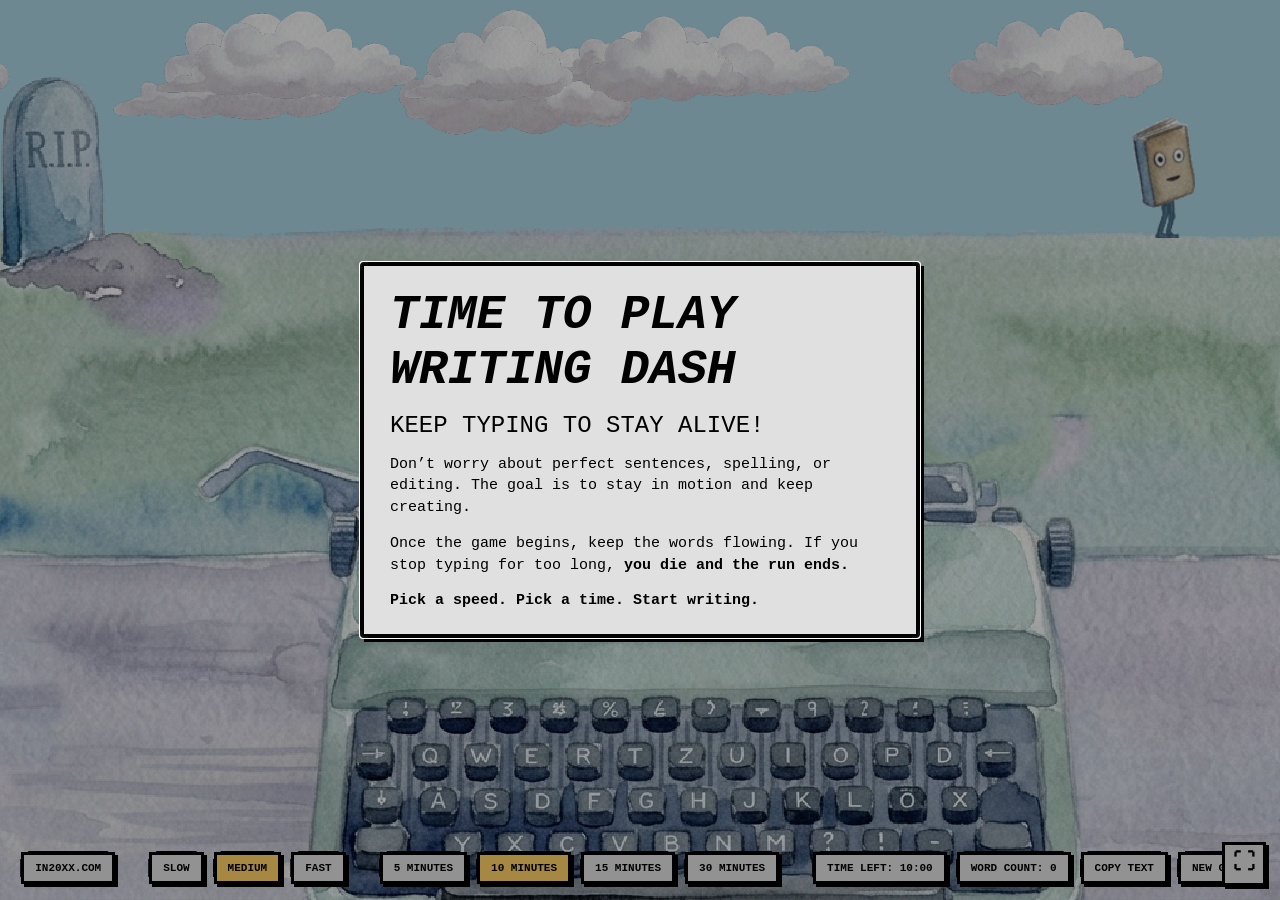
<file: index.html>
<!DOCTYPE html>
<html lang="en">
<head>
    <meta charset="UTF-8">
    <meta name="viewport" content="width=device-width, initial-scale=1.0">
    <title>Writing Dash</title>
    <meta name="description" content="A free browser game where you can train to write and silence the inner critic.">
    <meta property="og:title" content="Writing Dash">
    <meta property="og:description" content="A free browser game where you can train to write and silence the inner critic.">
    <meta property="og:image" content="https://writeordie.in20xx.com/assets/preview.jpg">
    <meta property="og:image:secure_url" content="https://writeordie.in20xx.com/assets/preview.jpg">
    <meta property="og:image:width" content="1200">
    <meta property="og:image:height" content="630">
    <meta property="og:url" content="https://writeordie.in20xx.com">
    <meta property="og:type" content="website">
    <meta name="twitter:card" content="summary_large_image">
    <meta name="twitter:title" content="Writing Dash">
    <meta name="twitter:description" content="A free browser game where you can train to write and silence the inner critic.">
    <meta name="twitter:image" content="https://writeordie.in20xx.com/assets/preview.jpg">
    <link rel="icon" type="image/png" sizes="76x76" href="assets/favicon.png">
    <link rel="stylesheet" href="style.css?v=20260811-popup2">
</head>
<body data-page="index">
    <div id="intro-popup" aria-hidden="true" hidden>
        <div id="intro-popup-panel" role="dialog" aria-modal="true" aria-labelledby="intro-popup-title" tabindex="-1">
            <h2 id="intro-popup-title">Time to play Writing Dash</h2>
            <p class="intro-popup-lede">Keep typing to stay alive!</p>
            <p>Don’t worry about perfect sentences, spelling, or editing. The goal is to stay in motion and keep creating.</p>
            <p>Once the game begins, keep the words flowing. If you stop typing for too long, <strong>you die and the run ends.</strong></p>
            <p><strong>Pick a speed. Pick a time. Start writing.</strong></p>
        </div>
    </div>
    <div id="app-container">
        <div id="game-container">
            <canvas id="skyCanvas"></canvas>
        </div>
        <div id="game-foreground" aria-hidden="true">
            <canvas id="gameCanvas"></canvas>
            <div id="rip-menu-wrapper">
                <img src="assets/RIP.png" id="rip-overlay" alt="" aria-hidden="true">
                <nav id="rip-hover-menu" aria-label="RIP links">
                    <a class="rip-hover-link" id="shareLink" href="#" aria-controls="share-popup" aria-expanded="false">SHARE</a>
                    <a class="rip-hover-link" id="contactLink" href="#" aria-controls="contact-popup" aria-expanded="false">CONTACT</a>
                    <a class="rip-hover-link" href="about.html" target="_blank" rel="noopener noreferrer">ABOUT</a>
                </nav>
            </div>
            <img src="assets/explosion.png" id="explosion-overlay" alt="" aria-hidden="true">
            <img src="assets/rose.png" id="rose-overlay" alt="" aria-hidden="true">
        </div>
        <div id="editor-container">
            <div id="desk-bg" aria-hidden="true"></div>
            <div id="typewriter-wrapper">
                <div id="paper-area">
                    <textarea id="writer" placeholder="Select speed...&#10;Select duration...&#10;Start typing to begin game..." autofocus></textarea>
                </div>
                <img src="assets/typewriter.png" id="typewriter-img" alt="Typewriter">
                <div id="save-confirm-overlay" aria-hidden="true">
                    <div id="save-confirm-box" role="dialog" aria-modal="true" aria-labelledby="saveConfirmPrompt">
                        <p id="saveConfirmPrompt">Save your writing first?</p>
                        <div id="save-confirm-actions">
                            <button class="control-btn" id="saveConfirmYesBtn">Yes</button>
                            <button class="control-btn" id="saveConfirmNoBtn">No</button>
                        </div>
                    </div>
                </div>
                <div id="game-over-overlay" aria-hidden="true">
                    <div id="game-over-box" role="dialog" aria-modal="true" aria-labelledby="gameOverPrompt">
                        <p id="gameOverPrompt">You died! Stretch a bit then try again!</p>
                    </div>
                </div>
                <div id="game-win-overlay" aria-hidden="true">
                    <div id="game-win-box" role="dialog" aria-modal="true" aria-labelledby="gameWinPrompt">
                        <p id="gameWinPrompt">You won! Great job!</p>
                    </div>
                </div>
            </div>
            <div id="control-bar" aria-label="Game controls">
                <button class="control-btn control-gap-after-brand" id="in20xxBtn" title="Brought to you by Cy Porter.&#10;Click to check out his speculative sci-fi.">in20xx.com</button>
                <button class="control-btn speed-btn" data-speed="slow" aria-pressed="false">Slow</button>
                <button class="control-btn speed-btn is-selected" data-speed="medium" aria-pressed="true">Medium</button>
                <button class="control-btn control-gap-after-speed speed-btn" data-speed="fast" aria-pressed="false">Fast</button>
                <button class="control-btn time-btn" data-minutes="5" aria-pressed="false">5 Minutes</button>
                <button class="control-btn time-btn is-selected" data-minutes="10" aria-pressed="true">10 Minutes</button>
                <button class="control-btn time-btn" data-minutes="15" aria-pressed="false">15 Minutes</button>
                <button class="control-btn control-gap-after-time time-btn" data-minutes="30" aria-pressed="false">30 Minutes</button>
                <button class="control-btn" id="clockBtn" aria-live="polite">Time Left: <span id="clockDisplay">10:00</span></button>
                <button class="control-btn" id="wordCountBtn">Word Count: <span id="wordCount">0</span></button>
                <button class="control-btn" id="copyBtn">Copy Text</button>
                <button class="control-btn" id="newGameBtn">New Game</button>
            </div>
            <div id="share-popup" aria-hidden="true">
                <div id="share-popup-panel" role="dialog" aria-modal="true" aria-label="Share Writing Dash">
                    <button id="share-popup-close" type="button" aria-label="Close share menu">X</button>
                    <!-- AddToAny BEGIN -->
                    <div class="a2a_kit a2a_kit_size_32 a2a_default_style" data-a2a-url="https://writeordie.in20xx.com/" data-a2a-title="Writing Dash">
                        <a class="a2a_button_x"></a>
                        <a class="a2a_button_reddit"></a>
                        <a class="a2a_button_facebook"></a>
                        <a class="a2a_button_bluesky"></a>
                        <a class="a2a_button_copy_link"></a>
                    </div>
                    <!-- AddToAny END -->
                </div>
            </div>
            <div id="contact-popup" aria-hidden="true">
                <div id="contact-popup-panel" role="dialog" aria-modal="true" aria-labelledby="contact-popup-title">
                    <button id="contact-popup-close" type="button" aria-label="Close contact form">X</button>
                    <p id="contact-popup-title">Contact</p>
                    <form id="contact-form">
                        <label for="contact-email">Your Email</label>
                        <input id="contact-email" name="senderEmail" type="email" required autocomplete="email">
                        <label for="contact-message">Message</label>
                        <textarea id="contact-message" name="message" required rows="5"></textarea>
                        <button id="contact-send-btn" type="submit">Send</button>
                        <p id="contact-status" aria-live="polite"></p>
                    </form>
                </div>
            </div>
        </div>
        <button id="fullscreen-btn" aria-label="Enter fullscreen mode" title="Fullscreen">⛶</button>
    </div>
    <script>
        var a2a_config = a2a_config || {};
        a2a_config.linkurl = "https://writeordie.in20xx.com/";
        a2a_config.linkname = "Writing Dash";
    </script>
    <script async src="https://static.addtoany.com/menu/page.js"></script>
    <script src="visitor-counter.js"></script>
    <script src="game.js?v=20260811-popup2"></script>
</body>
</html>
</file>
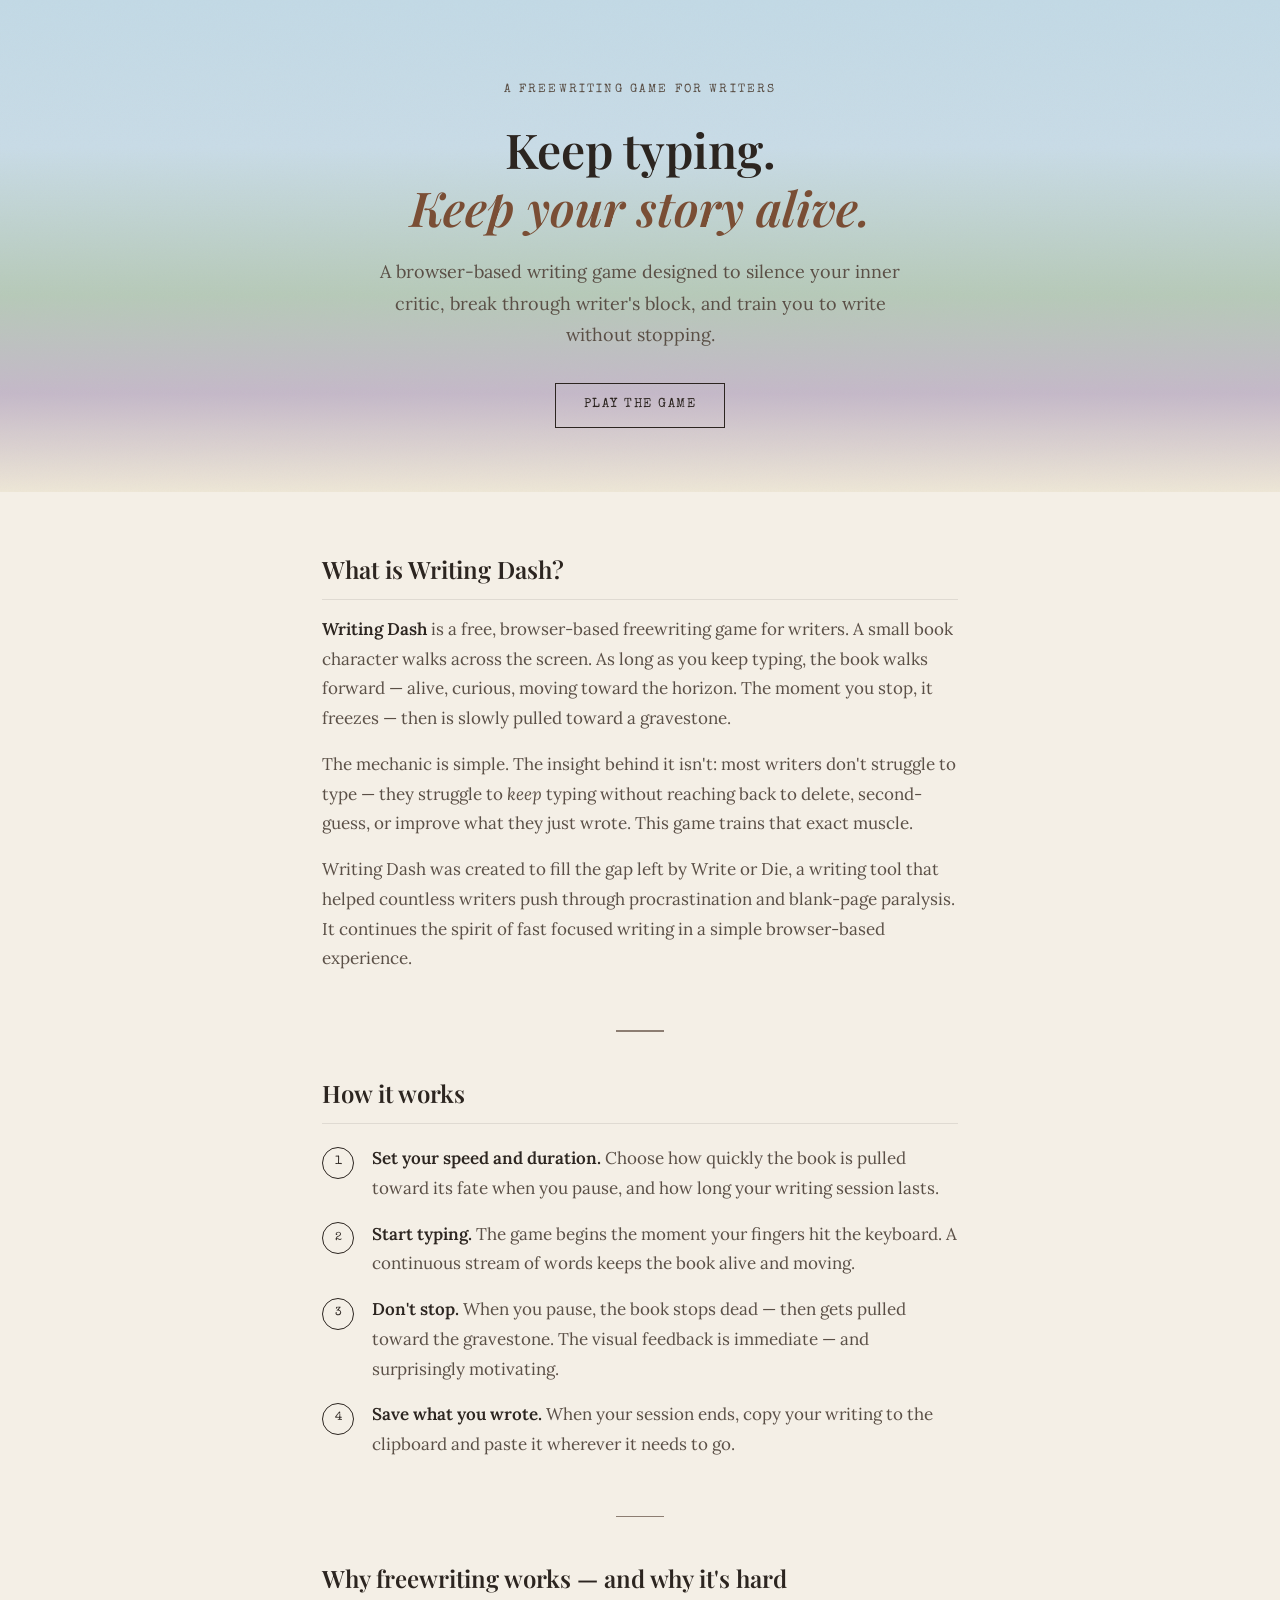
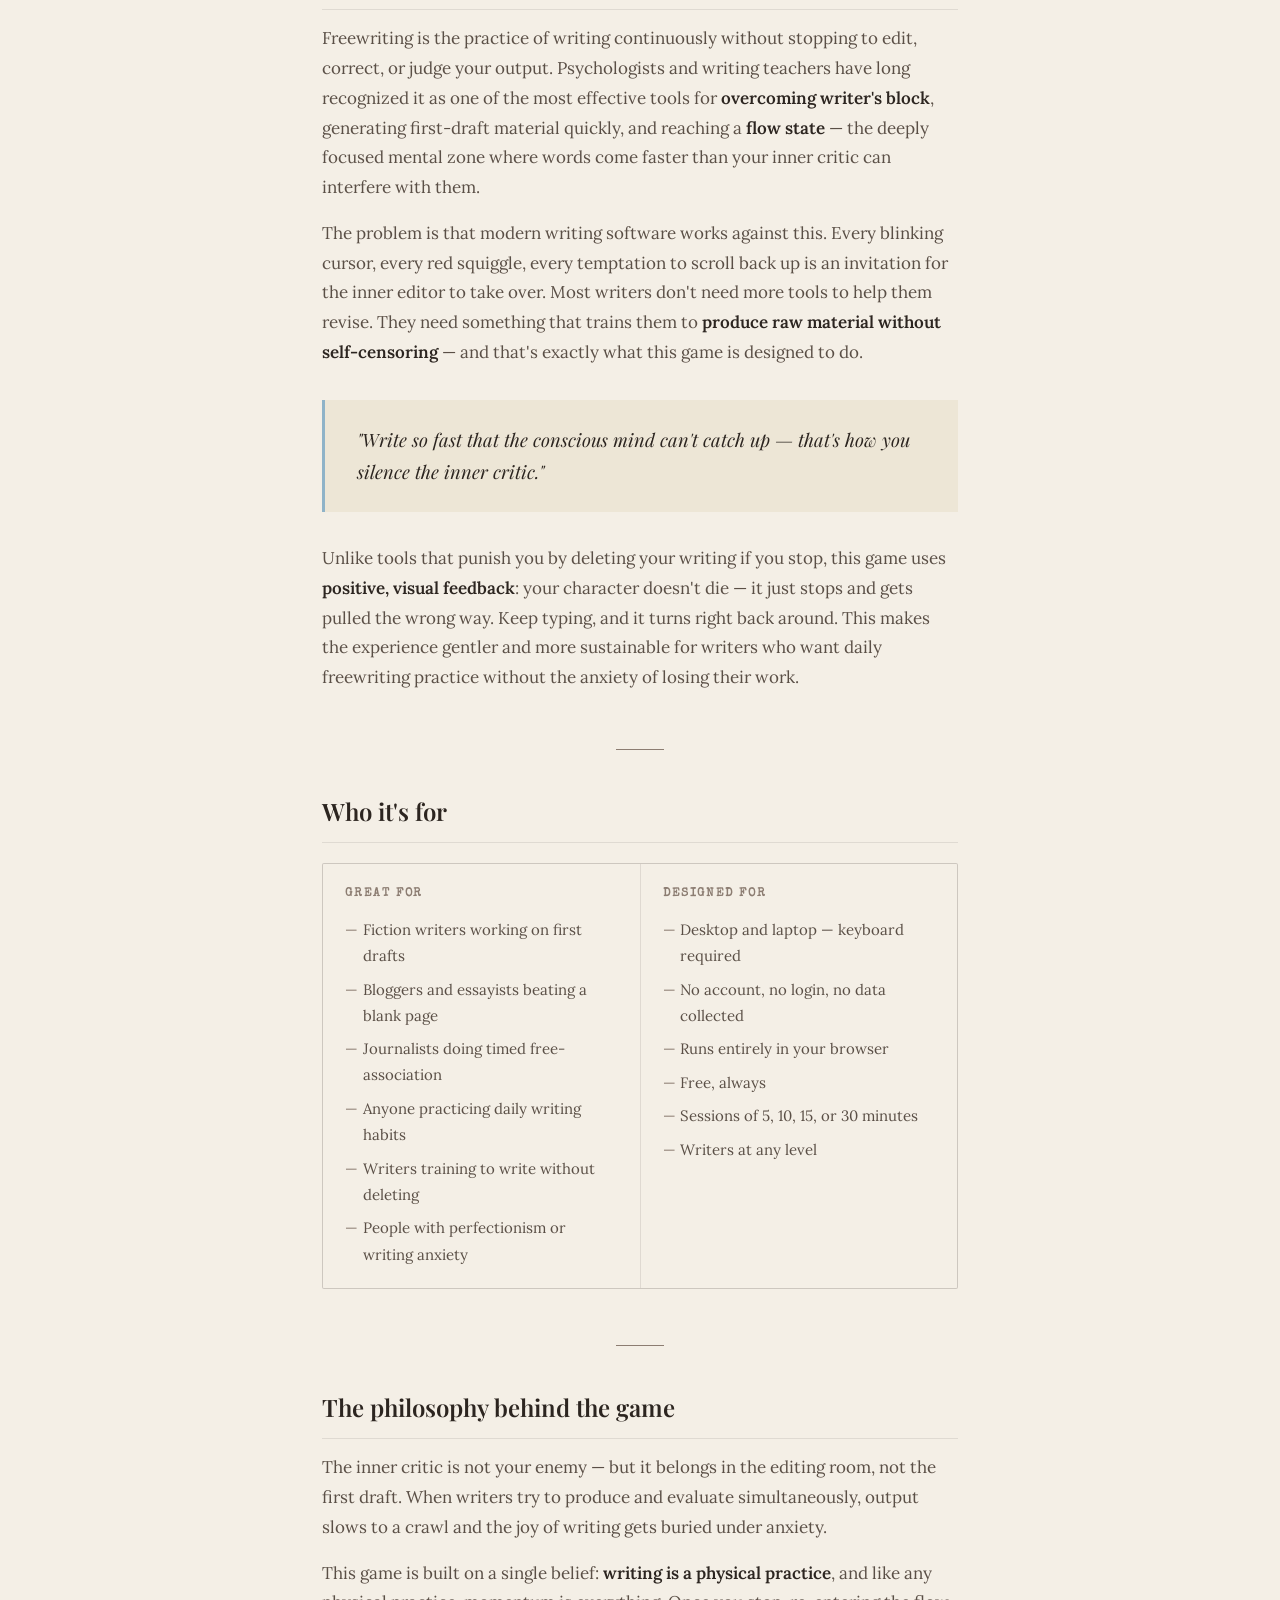
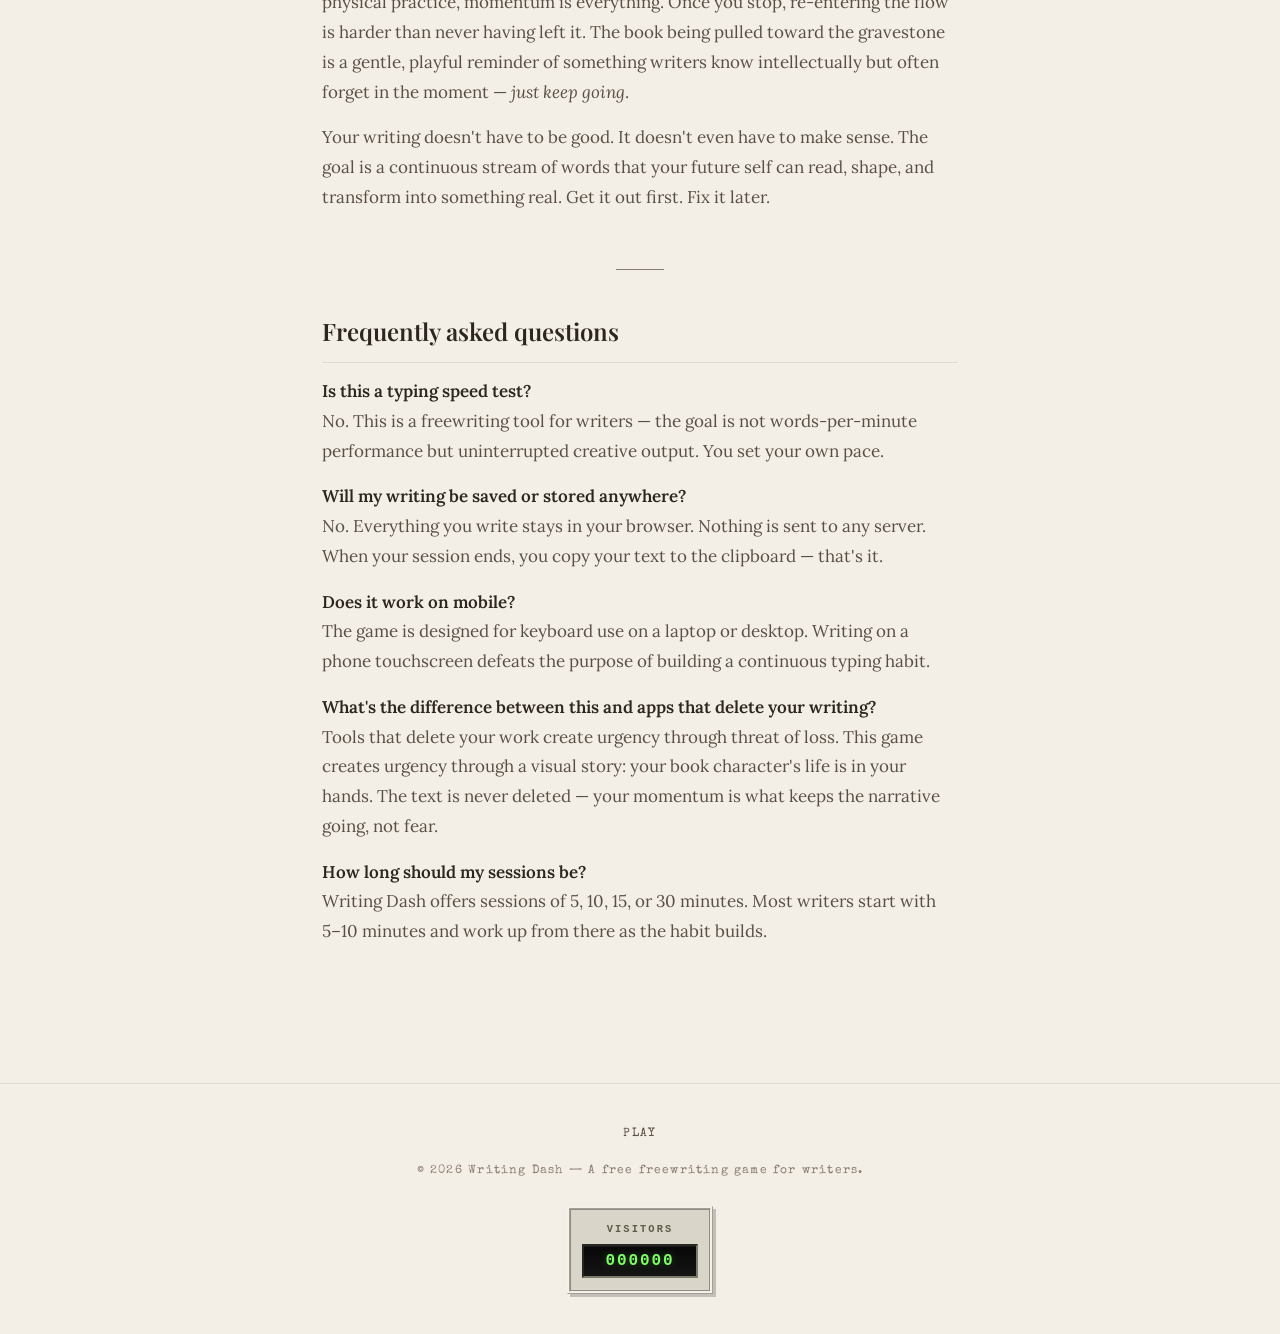
<file: about.html>
<!doctype html>
<html lang="en">
    <head>
        <meta charset="UTF-8" />
        <meta name="viewport" content="width=device-width, initial-scale=1.0" />

        <!-- ═══════════════════════════════════════════
       SEO: Primary meta tags
  ═══════════════════════════════════════════ -->
        <title>
            About Writing Dash — The Freewriting Game That Silences Your Inner
            Critic
        </title>
        <meta
            name="description"
            content="Writing Dash is a free browser-based freewriting game for writers. Keep typing to keep your story alive. Silence your inner critic, beat writer's block, and reach a flow state."
        />
        <meta
            name="keywords"
            content="freewriting tool, freewriting game, silence inner critic, writer's block, flow state writing, continuous writing practice, timed writing, overcome writer's block, writing without editing, first draft tool, writing game for writers, free writing app"
        />
        <meta name="robots" content="index, follow" />
        <link rel="canonical" href="https://your-domain/about" />

        <!-- ═══════════════════════════════════════════
       SEO: Open Graph (social sharing previews)
  ═══════════════════════════════════════════ -->
        <meta property="og:type" content="website" />
        <meta
            property="og:title"
            content="Writing Dash — The Freewriting Game That Silences Your Inner Critic"
        />
        <meta
            property="og:description"
            content="Writing Dash is a browser-based typing game for writers. Keep writing — keep your character alive. Stop, and the inner critic wins. Beat writer's block through play."
        />
        <meta property="og:url" content="https://your-domain/about" />
        <meta property="og:image" content="https://your-domain/og-image.png" />
        <meta name="twitter:card" content="summary_large_image" />
        <meta
            name="twitter:title"
            content="The Freewriting Game That Silences Your Inner Critic"
        />
        <meta
            name="twitter:description"
            content="Keep typing — keep your story alive. A freewriting game for writers who want to reach flow state and silence the inner critic."
        />

        <!-- ═══════════════════════════════════════════
       SEO: Structured Data (Google Rich Results)
  ═══════════════════════════════════════════ -->
        <script type="application/ld+json">
            {
                "@context": "https://schema.org",
                "@type": "SoftwareApplication",
                "name": "Writing Dash",
                "applicationCategory": "WritingApplication",
                "operatingSystem": "Web Browser",
                "offers": {
                    "@type": "Offer",
                    "price": "0",
                    "priceCurrency": "USD"
                },
                "description": "A browser-based freewriting game for writers. A walking book character lives or dies based on whether you keep typing. Designed to silence the inner critic, overcome writer's block, and help writers reach a flow state through timed freewriting practice.",
                "featureList": [
                    "Timed freewriting sessions",
                    "Adjustable writing speed and duration",
                    "Save writing to clipboard",
                    "No account required",
                    "Runs entirely in the browser",
                    "Designed for keyboard use"
                ],
                "url": "https://your-domain"
            }
        </script>

        <!-- ═══════════════════════════════════════════
       FONTS
  ═══════════════════════════════════════════ -->
        <link rel="preconnect" href="https://fonts.googleapis.com" />
        <link rel="preconnect" href="https://fonts.gstatic.com" crossorigin />
        <link
            href="https://fonts.googleapis.com/css2?family=Playfair+Display:ital,wght@0,400;0,600;1,400&family=Special+Elite&family=Lora:ital,wght@0,400;0,500;1,400&display=swap"
            rel="stylesheet"
        />

        <style>
            /* ═══════════════════════════════
       TOKENS & RESET
    ═══════════════════════════════ */
            :root {
                --sky: #c2d9e5;
                --sky-dark: #8fb3c8;
                --sage: #8fa87a;
                --lavender: #b0a3bb;
                --paper: #f4efe6;
                --paper-warm: #ede6d6;
                --ink: #2c2520;
                --ink-mid: #5a4f46;
                --ink-light: #8c7d72;
                --rust: #7a4e35;
                --cream-line: rgba(44, 37, 32, 0.1);

                --font-display: "Playfair Display", Georgia, serif;
                --font-mono: "Special Elite", "Courier New", monospace;
                --font-body: "Lora", Georgia, serif;
            }

            *,
            *::before,
            *::after {
                box-sizing: border-box;
                margin: 0;
                padding: 0;
            }

            html {
                scroll-behavior: smooth;
            }

            body {
                background-color: var(--paper);
                color: var(--ink);
                font-family: var(--font-body);
                font-size: 1.0625rem;
                line-height: 1.75;
                -webkit-font-smoothing: antialiased;
            }

            /* ═══════════════════════════════
       WATERCOLOUR HEADER
    ═══════════════════════════════ */
            .hero {
                position: relative;
                overflow: hidden;
                padding: 5rem 2rem 4rem;
                text-align: center;
                background: linear-gradient(
                    180deg,
                    var(--sky) 0%,
                    #c8dbe6 30%,
                    #b6c9b8 60%,
                    #c4b8c8 80%,
                    var(--paper-warm) 100%
                );
            }

            /* soft texture overlay */
            .hero::before {
                content: "";
                position: absolute;
                inset: 0;
                background-image: url("data:image/svg+xml,%3Csvg xmlns='http://www.w3.org/2000/svg' width='300' height='300'%3E%3Cfilter id='n'%3E%3CfeTurbulence type='fractalNoise' baseFrequency='0.65' numOctaves='3' stitchTiles='stitch'/%3E%3C/filter%3E%3Crect width='300' height='300' filter='url(%23n)' opacity='0.04'/%3E%3C/svg%3E");
                pointer-events: none;
                opacity: 0.6;
            }

            .hero-inner {
                position: relative;
                z-index: 1;
                max-width: 680px;
                margin: 0 auto;
            }

            .eyebrow {
                font-family: var(--font-mono);
                font-size: 0.75rem;
                letter-spacing: 0.18em;
                text-transform: uppercase;
                color: var(--ink-mid);
                margin-bottom: 1.25rem;
                opacity: 0;
                animation: fadeUp 0.7s 0.1s ease forwards;
            }

            .hero h1 {
                font-family: var(--font-display);
                font-size: clamp(2rem, 5vw, 3rem);
                font-weight: 600;
                line-height: 1.2;
                color: var(--ink);
                margin-bottom: 1.25rem;
                opacity: 0;
                animation: fadeUp 0.7s 0.25s ease forwards;
            }

            .hero h1 em {
                font-style: italic;
                color: var(--rust);
            }

            .hero-sub {
                font-family: var(--font-body);
                font-size: 1.125rem;
                color: var(--ink-mid);
                max-width: 520px;
                margin: 0 auto 2rem;
                opacity: 0;
                animation: fadeUp 0.7s 0.4s ease forwards;
            }

            .hero-cta {
                display: inline-block;
                font-family: var(--font-mono);
                font-size: 0.8rem;
                letter-spacing: 0.12em;
                text-transform: uppercase;
                color: var(--ink);
                text-decoration: none;
                border: 1.5px solid var(--ink);
                padding: 0.65rem 1.75rem;
                transition:
                    background 0.2s,
                    color 0.2s;
                opacity: 0;
                animation: fadeUp 0.7s 0.55s ease forwards;
            }

            .hero-cta:hover {
                background: var(--ink);
                color: var(--paper);
            }

            /* ═══════════════════════════════
       DIVIDER
    ═══════════════════════════════ */
            .divider {
                width: 48px;
                height: 1.5px;
                background: var(--ink-light);
                margin: 2.5rem auto;
            }

            /* ═══════════════════════════════
       MAIN CONTENT
    ═══════════════════════════════ */
            main {
                max-width: 700px;
                margin: 0 auto;
                padding: 3.5rem 2rem 5rem;
            }

            /* ═══════════════════════════════
       SECTIONS
    ═══════════════════════════════ */
            section {
                margin-bottom: 3.5rem;
                opacity: 0;
                transform: translateY(20px);
                transition:
                    opacity 0.6s ease,
                    transform 0.6s ease;
            }

            section.visible {
                opacity: 1;
                transform: translateY(0);
            }

            section h2 {
                font-family: var(--font-display);
                font-size: 1.5rem;
                font-weight: 600;
                color: var(--ink);
                margin-bottom: 0.9rem;
                padding-bottom: 0.6rem;
                border-bottom: 1px solid var(--cream-line);
            }

            section p {
                color: var(--ink-mid);
                margin-bottom: 1rem;
            }

            section p:last-child {
                margin-bottom: 0;
            }

            strong {
                color: var(--ink);
                font-weight: 600;
            }

            /* ═══════════════════════════════
       HOW IT WORKS — STEP LIST
    ═══════════════════════════════ */
            .steps {
                list-style: none;
                margin-top: 1.25rem;
                display: flex;
                flex-direction: column;
                gap: 1rem;
            }

            .steps li {
                display: flex;
                gap: 1.1rem;
                align-items: flex-start;
            }

            .step-num {
                flex-shrink: 0;
                width: 2rem;
                height: 2rem;
                border: 1.5px solid var(--ink);
                border-radius: 50%;
                display: flex;
                align-items: center;
                justify-content: center;
                font-family: var(--font-mono);
                font-size: 0.75rem;
                color: var(--ink);
                margin-top: 0.15rem;
            }

            .steps li p {
                margin: 0;
            }

            /* ═══════════════════════════════
       COMPARISON BLOCK
    ═══════════════════════════════ */
            .compare {
                display: grid;
                grid-template-columns: 1fr 1fr;
                gap: 1px;
                background: var(--cream-line);
                border: 1px solid var(--cream-line);
                margin-top: 1.25rem;
                border-radius: 2px;
                overflow: hidden;
            }

            .compare-col {
                background: var(--paper);
                padding: 1.25rem 1.4rem;
            }

            .compare-col h3 {
                font-family: var(--font-mono);
                font-size: 0.72rem;
                letter-spacing: 0.14em;
                text-transform: uppercase;
                color: var(--ink-light);
                margin-bottom: 0.8rem;
            }

            .compare-col ul {
                list-style: none;
                display: flex;
                flex-direction: column;
                gap: 0.45rem;
            }

            .compare-col ul li {
                font-size: 0.9375rem;
                color: var(--ink-mid);
                padding-left: 1.1rem;
                position: relative;
            }

            .compare-col ul li::before {
                content: "—";
                position: absolute;
                left: 0;
                color: var(--ink-light);
            }

            /* ═══════════════════════════════
       PULL QUOTE
    ═══════════════════════════════ */
            blockquote {
                margin: 2rem 0;
                padding: 1.5rem 2rem;
                border-left: 3px solid var(--sky-dark);
                background: var(--paper-warm);
            }

            blockquote p {
                font-family: var(--font-display);
                font-style: italic;
                font-size: 1.15rem;
                color: var(--ink) !important;
                margin: 0 !important;
            }

            /* ═══════════════════════════════
       FOOTER
    ═══════════════════════════════ */
            footer {
                text-align: center;
                padding: 2.5rem 2rem;
                border-top: 1px solid var(--cream-line);
                font-family: var(--font-mono);
                font-size: 0.75rem;
                letter-spacing: 0.1em;
                color: var(--ink-light);
            }

            .visitor-counter {
                display: inline-flex;
                flex-direction: column;
                align-items: stretch;
                gap: 0.35rem;
                margin-top: 1.5rem;
                padding: 0.7rem 0.8rem 0.8rem;
                background: #d9d5c8;
                border: 3px ridge #f6f1e7;
                box-shadow:
                    inset 0 0 0 1px rgba(0, 0, 0, 0.35),
                    3px 3px 0 rgba(0, 0, 0, 0.2);
                color: #0a160a;
                text-align: center;
            }

            .visitor-counter-label {
                font-family: "Courier New", Courier, monospace;
                font-size: 0.65rem;
                font-weight: 700;
                letter-spacing: 0.2em;
                text-transform: uppercase;
                color: #5c5c49;
            }

            .visitor-counter-screen {
                display: inline-flex;
                align-items: center;
                justify-content: center;
                min-width: 12ch;
                padding: 0.45rem 0.75rem;
                background: linear-gradient(180deg, #070707 0%, #151515 100%);
                border: 2px inset #7b7b6a;
                box-shadow: inset 0 1px 0 rgba(255, 255, 255, 0.08);
                color: #7dff63;
                font-family: "Courier New", Courier, monospace;
                font-size: 1rem;
                font-weight: 700;
                font-variant-numeric: tabular-nums;
                letter-spacing: 0.12em;
                line-height: 1;
                text-shadow: 0 0 8px rgba(125, 255, 99, 0.25);
            }

            footer a {
                color: var(--ink-mid);
                text-decoration: underline;
            }

            nav {
                display: flex;
                gap: 2rem;
                justify-content: center;
                margin-bottom: 1rem;
            }

            nav a {
                font-family: var(--font-mono);
                font-size: 0.75rem;
                letter-spacing: 0.12em;
                text-transform: uppercase;
                color: var(--ink-mid);
                text-decoration: none;
            }

            nav a:hover {
                text-decoration: underline;
            }

            /* ═══════════════════════════════
       ANIMATIONS
    ═══════════════════════════════ */
            @keyframes fadeUp {
                from {
                    opacity: 0;
                    transform: translateY(14px);
                }
                to {
                    opacity: 1;
                    transform: translateY(0);
                }
            }

            /* ═══════════════════════════════
       RESPONSIVE
    ═══════════════════════════════ */
            @media (max-width: 540px) {
                .compare {
                    grid-template-columns: 1fr;
                }
                .hero {
                    padding: 3.5rem 1.5rem 3rem;
                }
                main {
                    padding: 2.5rem 1.5rem 4rem;
                }
            }
        </style>
    </head>

    <body data-page="about">
        <!-- ═══════════════════════════════════════════
       HERO
  ═══════════════════════════════════════════ -->
        <header class="hero" role="banner">
            <div class="hero-inner">
                <p class="eyebrow">A freewriting game for writers</p>
                <h1>Keep typing.<br /><em>Keep your story alive.</em></h1>
                <p class="hero-sub">
                    A browser-based writing game designed to silence your inner
                    critic, break through writer's block, and train you to write
                    without stopping.
                </p>
                <a href="https://writingdash.in20xx.com" class="hero-cta"
                    >Play the game</a
                >
            </div>
        </header>

        <!-- ═══════════════════════════════════════════
       MAIN CONTENT
  ═══════════════════════════════════════════ -->
        <main>
            <!-- 1. WHAT IS IT -->
            <section id="what-is-it" aria-labelledby="h-what">
                <h2 id="h-what">What is Writing Dash?</h2>
                <p>
                    <strong>Writing Dash</strong> is a free, browser-based
                    freewriting game for writers. A small book character walks
                    across the screen. As long as you keep typing, the book
                    walks forward — alive, curious, moving toward the horizon.
                    The moment you stop, it freezes — then is slowly pulled
                    toward a gravestone.
                </p>
                <p>
                    The mechanic is simple. The insight behind it isn't: most
                    writers don't struggle to type — they struggle to
                    <em>keep</em> typing without reaching back to delete,
                    second-guess, or improve what they just wrote. This game
                    trains that exact muscle.
                </p>
                <p>
                    Writing Dash was created to fill the gap left by Write or
                    Die, a writing tool that helped countless writers push
                    through procrastination and blank-page paralysis. It
                    continues the spirit of fast focused writing in a simple
                    browser-based experience.
                </p>
            </section>

            <div class="divider" role="separator"></div>

            <!-- 2. HOW IT WORKS -->
            <section id="how-it-works" aria-labelledby="h-how">
                <h2 id="h-how">How it works</h2>
                <ol class="steps">
                    <li>
                        <span class="step-num">1</span>
                        <p>
                            <strong>Set your speed and duration.</strong> Choose
                            how quickly the book is pulled toward its fate when
                            you pause, and how long your writing session lasts.
                        </p>
                    </li>
                    <li>
                        <span class="step-num">2</span>
                        <p>
                            <strong>Start typing.</strong> The game begins the
                            moment your fingers hit the keyboard. A continuous
                            stream of words keeps the book alive and moving.
                        </p>
                    </li>
                    <li>
                        <span class="step-num">3</span>
                        <p>
                            <strong>Don't stop.</strong> When you pause, the
                            book stops dead — then gets pulled toward the
                            gravestone. The visual feedback is immediate — and
                            surprisingly motivating.
                        </p>
                    </li>
                    <li>
                        <span class="step-num">4</span>
                        <p>
                            <strong>Save what you wrote.</strong> When your
                            session ends, copy your writing to the clipboard and
                            paste it wherever it needs to go.
                        </p>
                    </li>
                </ol>
            </section>

            <div class="divider" role="separator"></div>

            <!-- 3. WHY FREEWRITING -->
            <section id="why-freewriting" aria-labelledby="h-why">
                <h2 id="h-why">Why freewriting works — and why it's hard</h2>
                <p>
                    Freewriting is the practice of writing continuously without
                    stopping to edit, correct, or judge your output.
                    Psychologists and writing teachers have long recognized it
                    as one of the most effective tools for
                    <strong>overcoming writer's block</strong>, generating
                    first-draft material quickly, and reaching a
                    <strong>flow state</strong> — the deeply focused mental zone
                    where words come faster than your inner critic can interfere
                    with them.
                </p>
                <p>
                    The problem is that modern writing software works against
                    this. Every blinking cursor, every red squiggle, every
                    temptation to scroll back up is an invitation for the inner
                    editor to take over. Most writers don't need more tools to
                    help them revise. They need something that trains them to
                    <strong>produce raw material without self-censoring</strong>
                    — and that's exactly what this game is designed to do.
                </p>

                <blockquote>
                    <p>
                        "Write so fast that the conscious mind can't catch up —
                        that's how you silence the inner critic."
                    </p>
                </blockquote>

                <p>
                    Unlike tools that punish you by deleting your writing if you
                    stop, this game uses
                    <strong>positive, visual feedback</strong>: your character
                    doesn't die — it just stops and gets pulled the wrong way.
                    Keep typing, and it turns right back around. This makes the
                    experience gentler and more sustainable for writers who want
                    daily freewriting practice without the anxiety of losing
                    their work.
                </p>
            </section>

            <div class="divider" role="separator"></div>

            <!-- 4. WHO IT'S FOR -->
            <section id="who-its-for" aria-labelledby="h-who">
                <h2 id="h-who">Who it's for</h2>

                <div class="compare">
                    <div class="compare-col">
                        <h3>Great for</h3>
                        <ul>
                            <li>Fiction writers working on first drafts</li>
                            <li>Bloggers and essayists beating a blank page</li>
                            <li>Journalists doing timed free-association</li>
                            <li>Anyone practicing daily writing habits</li>
                            <li>Writers training to write without deleting</li>
                            <li>
                                People with perfectionism or writing anxiety
                            </li>
                        </ul>
                    </div>
                    <div class="compare-col">
                        <h3>Designed for</h3>
                        <ul>
                            <li>Desktop and laptop — keyboard required</li>
                            <li>No account, no login, no data collected</li>
                            <li>Runs entirely in your browser</li>
                            <li>Free, always</li>
                            <li>Sessions of 5, 10, 15, or 30 minutes</li>
                            <li>Writers at any level</li>
                        </ul>
                    </div>
                </div>
            </section>

            <div class="divider" role="separator"></div>

            <!-- 5. THE PHILOSOPHY -->
            <section id="philosophy" aria-labelledby="h-phil">
                <h2 id="h-phil">The philosophy behind the game</h2>
                <p>
                    The inner critic is not your enemy — but it belongs in the
                    editing room, not the first draft. When writers try to
                    produce and evaluate simultaneously, output slows to a crawl
                    and the joy of writing gets buried under anxiety.
                </p>
                <p>
                    This game is built on a single belief:
                    <strong>writing is a physical practice</strong>, and like
                    any physical practice, momentum is everything. Once you
                    stop, re-entering the flow is harder than never having left
                    it. The book being pulled toward the gravestone is a gentle,
                    playful reminder of something writers know intellectually
                    but often forget in the moment — <em>just keep going</em>.
                </p>
                <p>
                    Your writing doesn't have to be good. It doesn't even have
                    to make sense. The goal is a continuous stream of words that
                    your future self can read, shape, and transform into
                    something real. Get it out first. Fix it later.
                </p>
            </section>

            <div class="divider" role="separator"></div>

            <!-- 6. FAQ — SEO FODDER -->
            <section id="faq" aria-labelledby="h-faq">
                <h2 id="h-faq">Frequently asked questions</h2>

                <p>
                    <strong>Is this a typing speed test?</strong><br />
                    No. This is a freewriting tool for writers — the goal is not
                    words-per-minute performance but uninterrupted creative
                    output. You set your own pace.
                </p>

                <p>
                    <strong>Will my writing be saved or stored anywhere?</strong
                    ><br />
                    No. Everything you write stays in your browser. Nothing is
                    sent to any server. When your session ends, you copy your
                    text to the clipboard — that's it.
                </p>

                <p>
                    <strong>Does it work on mobile?</strong><br />
                    The game is designed for keyboard use on a laptop or
                    desktop. Writing on a phone touchscreen defeats the purpose
                    of building a continuous typing habit.
                </p>

                <p>
                    <strong
                        >What's the difference between this and apps that delete
                        your writing?</strong
                    ><br />
                    Tools that delete your work create urgency through threat of
                    loss. This game creates urgency through a visual story: your
                    book character's life is in your hands. The text is never
                    deleted — your momentum is what keeps the narrative going,
                    not fear.
                </p>

                <p>
                    <strong>How long should my sessions be?</strong><br />
                    Writing Dash offers sessions of 5, 10, 15, or 30 minutes.
                    Most writers start with 5–10 minutes and work up from there
                    as the habit builds.
                </p>
            </section>
        </main>

        <!-- ═══════════════════════════════════════════
       FOOTER
  ═══════════════════════════════════════════ -->
        <footer>
            <nav aria-label="Footer navigation">
                <a href="https://writingdash.in20xx.com">Play</a>
            </nav>
            <p>
                © <span id="yr"></span> Writing Dash — A free freewriting game
                for writers.
            </p>
            <div class="visitor-counter" aria-label="Visitor counter">
                <span class="visitor-counter-label">Visitors</span>
                <span class="visitor-counter-screen"
                    ><span data-visitor-count>000000</span></span
                >
            </div>
        </footer>

        <!-- ═══════════════════════════════════════════
       JS: Year + scroll reveal
  ═══════════════════════════════════════════ -->
        <script>
            document.getElementById("yr").textContent =
                new Date().getFullYear();

            const sections = document.querySelectorAll("section");
            const observer = new IntersectionObserver(
                (entries) =>
                    entries.forEach((e) => {
                        if (e.isIntersecting) e.target.classList.add("visible");
                    }),
                { threshold: 0.12 },
            );
            sections.forEach((s) => observer.observe(s));
        </script>
        <script src="visitor-counter.js"></script>
    </body>
</html>
</file>
<file: style.css>
body,
html {
    margin: 0;
    padding: 0;
    min-height: 100%;
    background-color: #f5f5f7;
    font-family:
        -apple-system, BlinkMacSystemFont, "Segoe UI", Roboto, sans-serif;
    overflow-x: hidden;
}

:root {
    --desk-overlap: 90px;
    --editor-min-height: 470px;
    --rip-y-offset: 80px;
}

#app-container {
    position: relative;
    display: flex;
    flex-direction: column;
    min-height: 100dvh;
    height: 100dvh;
    overflow: hidden;
}

#fullscreen-btn {
    position: fixed;
    right: 14px;
    bottom: 14px;
    width: 44px;
    height: 44px;
    border: 3px solid #000;
    background: #e0e0e0;
    box-shadow: 3px 3px 0 #000;
    color: #000;
    font-size: 22px;
    line-height: 1;
    font-family: "Courier New", Courier, monospace;
    font-weight: bold;
    cursor: pointer;
    z-index: 20;
}

#fullscreen-btn:hover {
    background-color: #d0d0d0;
}

#fullscreen-btn:active {
    transform: translate(3px, 3px);
    box-shadow: 0 0 0 #000;
}

#intro-popup {
    position: fixed;
    inset: 0;
    z-index: 100;
    display: none;
    align-items: center;
    justify-content: center;
    padding: 18px;
    background: rgba(0, 0, 0, 0.35);
    box-sizing: border-box;
}

#intro-popup[hidden] {
    display: none;
}

#intro-popup.is-visible {
    display: flex;
}

#intro-popup-panel {
    width: min(560px, calc(100vw - 36px));
    background-color: #e0e0e0;
    color: #000;
    border: 4px solid #000;
    box-shadow: 4px 4px 0 #000;
    font-family: "Courier New", Courier, monospace;
    font-size: 15px;
    line-height: 1.45;
    padding: 22px 26px;
    position: relative;
    box-sizing: border-box;
}

#intro-popup-panel::before {
    content: "";
    position: absolute;
    inset: -4px;
    pointer-events: none;
    border: 2px solid #000;
    clip-path: polygon(
        0 8px,
        2px 8px,
        2px 4px,
        4px 4px,
        4px 2px,
        8px 2px,
        8px 0,
        calc(100% - 8px) 0,
        calc(100% - 8px) 2px,
        calc(100% - 4px) 2px,
        calc(100% - 4px) 4px,
        calc(100% - 2px) 4px,
        calc(100% - 2px) 8px,
        100% 8px,
        100% calc(100% - 8px),
        calc(100% - 2px) calc(100% - 8px),
        calc(100% - 2px) calc(100% - 4px),
        calc(100% - 4px) calc(100% - 4px),
        calc(100% - 4px) calc(100% - 2px),
        calc(100% - 8px) calc(100% - 2px),
        calc(100% - 8px) 100%,
        8px 100%,
        8px calc(100% - 2px),
        4px calc(100% - 2px),
        4px calc(100% - 4px),
        2px calc(100% - 4px),
        2px calc(100% - 8px),
        0 calc(100% - 8px)
    );
}

#intro-popup-title,
.intro-popup-lede {
    margin: 0 0 14px;
    line-height: 1.15;
    text-transform: uppercase;
}

#intro-popup-title {
    font-size: 48px;
    font-style: italic;
}

.intro-popup-lede {
    font-size: 24px;
}

#intro-popup-panel p {
    margin: 0 0 14px;
}

#intro-popup-panel p:last-child {
    margin-bottom: 0;
}

#game-container {
    flex: 0 0 clamp(220px, 32vh, 380px);
    height: clamp(220px, 32vh, 380px);
    background: transparent;
    position: relative;
    z-index: 1;
}

#skyCanvas {
    display: block;
    width: 100%;
    height: 100%;
}

#game-foreground {
    position: absolute;
    top: 0;
    left: 0;
    right: 0;
    height: clamp(220px, 32vh, 380px);
    z-index: 3;
    pointer-events: none;
}

#gameCanvas {
    display: block;
    width: 100%;
    height: 100%;
}

/* Typewriter Section */
#editor-container {
    flex: 1 1 auto;
    min-height: var(--editor-min-height);
    background: #a8d1df;
    display: flex;
    justify-content: center;
    align-items: flex-start;
    margin-top: calc(-1 * var(--desk-overlap));
    padding-top: var(--desk-overlap);
    box-sizing: border-box;
    padding-bottom: 0px;
    position: relative;
    z-index: 2;
    overflow: hidden;
}

#desk-bg {
    position: absolute;
    top: 0;
    left: 0;
    right: 0;
    bottom: 0;
    height: 100%;
    z-index: 1;
    pointer-events: none;
    background-image: url("assets/desk.png");
    background-repeat: repeat-x;
    background-position: left bottom;
    background-size: auto 100%;
    image-rendering: pixelated;
}

#rip-menu-wrapper {
    position: absolute;
    left: 0;
    bottom: 0;
    z-index: 2;
    transform: translateY(var(--rip-y-offset));
    pointer-events: auto;
}

#rip-overlay {
    display: block;
    height: 300px;
    width: auto;
    image-rendering: pixelated;
}

#rip-hover-menu {
    position: absolute;
    left: 37px;
    bottom: 138px;
    display: flex;
    flex-direction: column;
    gap: 8px;
    opacity: 0;
    pointer-events: none;
    transition: opacity 0.15s linear;
}

#rip-menu-wrapper:hover #rip-hover-menu,
#rip-menu-wrapper:focus-within #rip-hover-menu {
    opacity: 1;
    pointer-events: auto;
}

.rip-hover-link {
    font-family: "Courier New", Courier, monospace;
    font-size: 11px;
    font-weight: bold;
    text-transform: uppercase;
    color: #000;
    text-decoration: none;
    letter-spacing: 0;
    line-height: 1;
    cursor: pointer;
}

.rip-hover-link:hover,
.rip-hover-link:focus-visible {
    text-decoration: underline;
}

#explosion-overlay {
    position: absolute;
    left: 0;
    bottom: 0;
    height: 300px;
    width: auto;
    z-index: 4;
    transform: translate(-120px, calc(var(--rip-y-offset) - 40px));
    pointer-events: none;
    image-rendering: pixelated;
    opacity: 0;
}

#explosion-overlay.is-active {
    animation: explosion-fade 1s linear forwards;
}

#share-popup {
    position: fixed;
    inset: 0;
    z-index: 30;
    display: none;
    justify-content: center;
    align-items: flex-start;
    padding-top: 14px;
    background: rgba(0, 0, 0, 0.25);
    box-sizing: border-box;
}

#share-popup.is-visible {
    display: flex;
}

#contact-popup {
    position: fixed;
    inset: 0;
    z-index: 31;
    display: none;
    justify-content: center;
    align-items: flex-start;
    padding-top: 14px;
    background: rgba(0, 0, 0, 0.25);
    box-sizing: border-box;
}

#contact-popup.is-visible {
    display: flex;
}

#share-popup-panel {
    background-color: #e0e0e0;
    border: 4px solid #000;
    box-shadow: 4px 4px 0 #000;
    padding: 12px 14px 10px;
    position: relative;
    display: flex;
    align-items: center;
    gap: 10px;
}

#contact-popup-panel {
    background-color: #e0e0e0;
    border: 4px solid #000;
    box-shadow: 4px 4px 0 #000;
    padding: 12px 14px 12px;
    position: relative;
    width: min(420px, calc(100vw - 24px));
    box-sizing: border-box;
}

#share-popup-close {
    border: 3px solid #000;
    background: #d0d0d0;
    color: #000;
    box-shadow: 2px 2px 0 #000;
    font-family: "Courier New", Courier, monospace;
    font-size: 11px;
    font-weight: bold;
    line-height: 1;
    height: 28px;
    min-width: 28px;
    cursor: pointer;
}

#contact-popup-close,
#contact-send-btn {
    border: 3px solid #000;
    background: #d0d0d0;
    color: #000;
    box-shadow: 2px 2px 0 #000;
    font-family: "Courier New", Courier, monospace;
    font-size: 11px;
    font-weight: bold;
    line-height: 1;
    cursor: pointer;
}

#contact-popup-close {
    position: absolute;
    top: 10px;
    right: 12px;
    height: 28px;
    min-width: 28px;
}

#contact-popup-close:active,
#contact-send-btn:active {
    transform: translate(2px, 2px);
    box-shadow: 0 0 0 #000;
}

#contact-popup-title {
    margin: 0 38px 10px 0;
    font-family: "Courier New", Courier, monospace;
    font-size: 16px;
    font-weight: bold;
}

#contact-form {
    display: grid;
    gap: 8px;
}

#contact-form label {
    font-family: "Courier New", Courier, monospace;
    font-size: 12px;
    font-weight: bold;
}

#contact-form input,
#contact-form textarea {
    border: 2px solid #000;
    background: #fff;
    color: #000;
    font-family: "Courier New", Courier, monospace;
    font-size: 12px;
    padding: 6px 8px;
    box-sizing: border-box;
    width: 100%;
}

#contact-form textarea {
    resize: vertical;
    min-height: 92px;
}

#contact-send-btn {
    justify-self: start;
    min-height: 30px;
    padding: 0 12px;
}

#contact-send-btn[disabled] {
    opacity: 0.7;
    cursor: not-allowed;
}

#contact-status {
    margin: 2px 0 0;
    font-family: "Courier New", Courier, monospace;
    font-size: 11px;
    min-height: 14px;
}

#share-popup-close:active {
    transform: translate(2px, 2px);
    box-shadow: 0 0 0 #000;
}

#rose-overlay {
    position: absolute;
    left: 0;
    bottom: 0;
    height: 28px;
    width: auto;
    z-index: 3;
    pointer-events: none;
    image-rendering: pixelated;
    opacity: 0;
    transform: translate(64px, -130vh) rotate(12deg);
}

#rose-overlay.is-active {
    animation: rose-drop 1.1s cubic-bezier(0.25, 0.8, 0.22, 1) forwards;
}

@keyframes explosion-fade {
    0% {
        opacity: 1;
    }
    100% {
        opacity: 0;
    }
}

@keyframes rose-drop {
    0% {
        opacity: 1;
        transform: translate(64px, -130vh) rotate(12deg);
    }
    82% {
        opacity: 1;
        transform: translate(64px, calc(var(--rip-y-offset) - 64px)) rotate(12deg);
    }
    100% {
        opacity: 1;
        transform: translate(64px, calc(var(--rip-y-offset) - 72px)) rotate(12deg);
    }
}

#typewriter-wrapper {
    position: relative;
    width: min(900px, 96vw);
    max-width: 100%;
    /* Adjust based on your image width */
    padding-top: 150px;
    /* Creates space for the paper inside the wrapper */
    z-index: 2;
}

#save-confirm-overlay,
#game-over-overlay,
#game-win-overlay {
    position: absolute;
    inset: 0;
    z-index: 12;
    display: none;
    align-items: flex-start;
    justify-content: center;
    padding-top: 28px;
    box-sizing: border-box;
}

#save-confirm-overlay.is-visible,
#game-over-overlay.is-visible,
#game-win-overlay.is-visible {
    display: flex;
}

#save-confirm-box,
#game-over-box,
#game-win-box {
    width: min(420px, calc(100% - 32px));
    min-height: 150px;
    background-color: #e0e0e0;
    border: 4px solid #000;
    box-shadow: 4px 4px 0 #000;
    position: relative;
    display: flex;
    flex-direction: column;
    align-items: center;
    justify-content: center;
    gap: 26px;
    text-align: center;
    padding: 16px 20px;
    box-sizing: border-box;
}

#save-confirm-box::before,
#game-over-box::before,
#game-win-box::before {
    content: "";
    position: absolute;
    inset: -4px;
    pointer-events: none;
    border: 2px solid #000;
    clip-path: polygon(
        0 8px,
        2px 8px,
        2px 4px,
        4px 4px,
        4px 2px,
        8px 2px,
        8px 0,
        calc(100% - 8px) 0,
        calc(100% - 8px) 2px,
        calc(100% - 4px) 2px,
        calc(100% - 4px) 4px,
        calc(100% - 2px) 4px,
        calc(100% - 2px) 8px,
        100% 8px,
        100% calc(100% - 8px),
        calc(100% - 2px) calc(100% - 8px),
        calc(100% - 2px) calc(100% - 4px),
        calc(100% - 4px) calc(100% - 4px),
        calc(100% - 4px) calc(100% - 2px),
        calc(100% - 8px) calc(100% - 2px),
        calc(100% - 8px) 100%,
        8px 100%,
        8px calc(100% - 2px),
        4px calc(100% - 2px),
        4px calc(100% - 4px),
        2px calc(100% - 4px),
        2px calc(100% - 8px),
        0 calc(100% - 8px)
    );
}

#saveConfirmPrompt {
    margin: 0;
    font-family: "Courier New", Courier, monospace;
    font-size: 22px;
    font-weight: bold;
    color: #000;
}

#gameOverPrompt {
    margin: 0;
    font-family: "Courier New", Courier, monospace;
    font-size: 20px;
    font-weight: bold;
    color: #000;
}

#gameWinPrompt {
    margin: 0;
    font-family: "Courier New", Courier, monospace;
    font-size: 20px;
    font-weight: bold;
    color: #000;
}

#save-confirm-actions {
    display: flex;
    gap: 14px;
    justify-content: center;
}

#typewriter-img {
    width: 100%;
    display: block;
    position: relative;
    z-index: 2;
    /* Sits in front of the paper */
    image-rendering: pixelated;
}

#paper-area {
    position: absolute;
    top: 0;
    /* Now positioned inside the wrapper's top padding */
    left: 26%;
    right: 19%;
    height: 150px;
    /* How far down the paper goes */
    background: #ffffff;
    z-index: 1;
    /* Sits behind typewriter body */
    box-shadow: 0 -2px 10px rgba(0, 0, 0, 0.1);
    padding: 30px;
    border: 1px solid #ddd;
}

#writer {
    width: 100%;
    height: 100%;
    border: none;
    outline: none;
    resize: none;
    overflow: auto;
    -ms-overflow-style: none;
    scrollbar-width: none;
    background: transparent;
    font-family: "Courier New", Courier, monospace;
    font-size: 19px;
    line-height: 1.6;
    color: #222;
}

#writer::-webkit-scrollbar {
    display: none;
}

#control-bar {
    position: absolute;
    left: 50%;
    bottom: 16px;
    transform: translateX(-50%);
    width: min(calc(100vw - 24px), 1500px);
    box-sizing: border-box;
    display: flex;
    flex-wrap: nowrap;
    justify-content: center;
    gap: 10px;
    overflow: visible;
    z-index: 5;
}

.control-btn {
    background-color: #e0e0e0;
    color: #000;
    font-family: "Courier New", Courier, monospace;
    font-size: 11px;
    font-weight: bold;
    padding: 7px 11px;
    border: 3px solid #000;
    box-shadow: 3px 3px 0 #000;
    cursor: pointer;
    text-transform: uppercase;
    image-rendering: pixelated;
    position: relative;
}

.control-btn::before {
    content: "";
    position: absolute;
    inset: -4px;
    pointer-events: none;
    border: 2px solid #000;
    clip-path: polygon(
        0 8px,
        2px 8px,
        2px 4px,
        4px 4px,
        4px 2px,
        8px 2px,
        8px 0,
        calc(100% - 8px) 0,
        calc(100% - 8px) 2px,
        calc(100% - 4px) 2px,
        calc(100% - 4px) 4px,
        calc(100% - 2px) 4px,
        calc(100% - 2px) 8px,
        100% 8px,
        100% calc(100% - 8px),
        calc(100% - 2px) calc(100% - 8px),
        calc(100% - 2px) calc(100% - 4px),
        calc(100% - 4px) calc(100% - 4px),
        calc(100% - 4px) calc(100% - 2px),
        calc(100% - 8px) calc(100% - 2px),
        calc(100% - 8px) 100%,
        8px 100%,
        8px calc(100% - 2px),
        4px calc(100% - 2px),
        4px calc(100% - 4px),
        2px calc(100% - 4px),
        2px calc(100% - 8px),
        0 calc(100% - 8px)
    );
}

.control-btn:hover {
    background-color: #d0d0d0;
}

.control-btn.is-selected {
    background-color: #ffd166;
    color: #000;
}

.control-btn.is-selected:hover {
    background-color: #f7c247;
}

.control-btn:active {
    transform: translate(4px, 4px);
    box-shadow: 0 0 0 #000;
}

.control-gap-after-brand {
    margin-right: 24px;
}

.control-gap-after-speed {
    margin-right: 24px;
}

.control-gap-after-time {
    margin-right: 24px;
}

@media (max-width: 1024px) {
    :root {
        --editor-min-height: 390px;
    }

    #game-container {
        flex: 1 1 auto;
        min-height: 120px;
        max-height: calc(100vh - var(--editor-min-height));
        height: auto;
    }

    #typewriter-wrapper {
        width: 100%;
        padding-top: 120px;
    }

    #paper-area {
        left: 16%;
        right: 18%;
        height: 130px;
        padding: 18px;
    }

    #writer {
        font-size: 16px;
        line-height: 1.4;
    }

    #save-confirm-box,
    #game-over-box {
        width: min(360px, calc(100% - 20px));
        min-height: 130px;
        padding: 14px 16px;
        gap: 16px;
    }

    #save-confirm-overlay,
    #game-over-overlay,
    #game-win-overlay {
        padding-bottom: 96px;
    }

    #saveConfirmPrompt,
    #gameOverPrompt,
    #gameWinPrompt {
        font-size: 17px;
    }

    #control-bar {
        bottom: 8px;
        flex-wrap: wrap;
        justify-content: center;
        gap: 8px;
    }

    .control-btn {
        font-size: 9px;
        padding: 5px 7px;
        border-width: 2px;
        box-shadow: 2px 2px 0 #000;
    }

    .rip-hover-link {
        font-size: 9px;
    }

    .control-gap-after-brand,
    .control-gap-after-speed,
    .control-gap-after-time {
        margin-right: 13px;
    }

    #share-popup {
        padding-top: 10px;
    }

    #share-popup-panel {
        margin-inline: 10px;
        padding: 10px;
        flex-wrap: wrap;
        justify-content: center;
    }

    #intro-popup-panel {
        font-size: 13px;
        padding: 18px 20px;
    }

    #intro-popup-title,
    .intro-popup-lede {
        font-size: 19px;
    }

    #intro-popup-title {
        font-size: 38px;
    }
}
</file>
